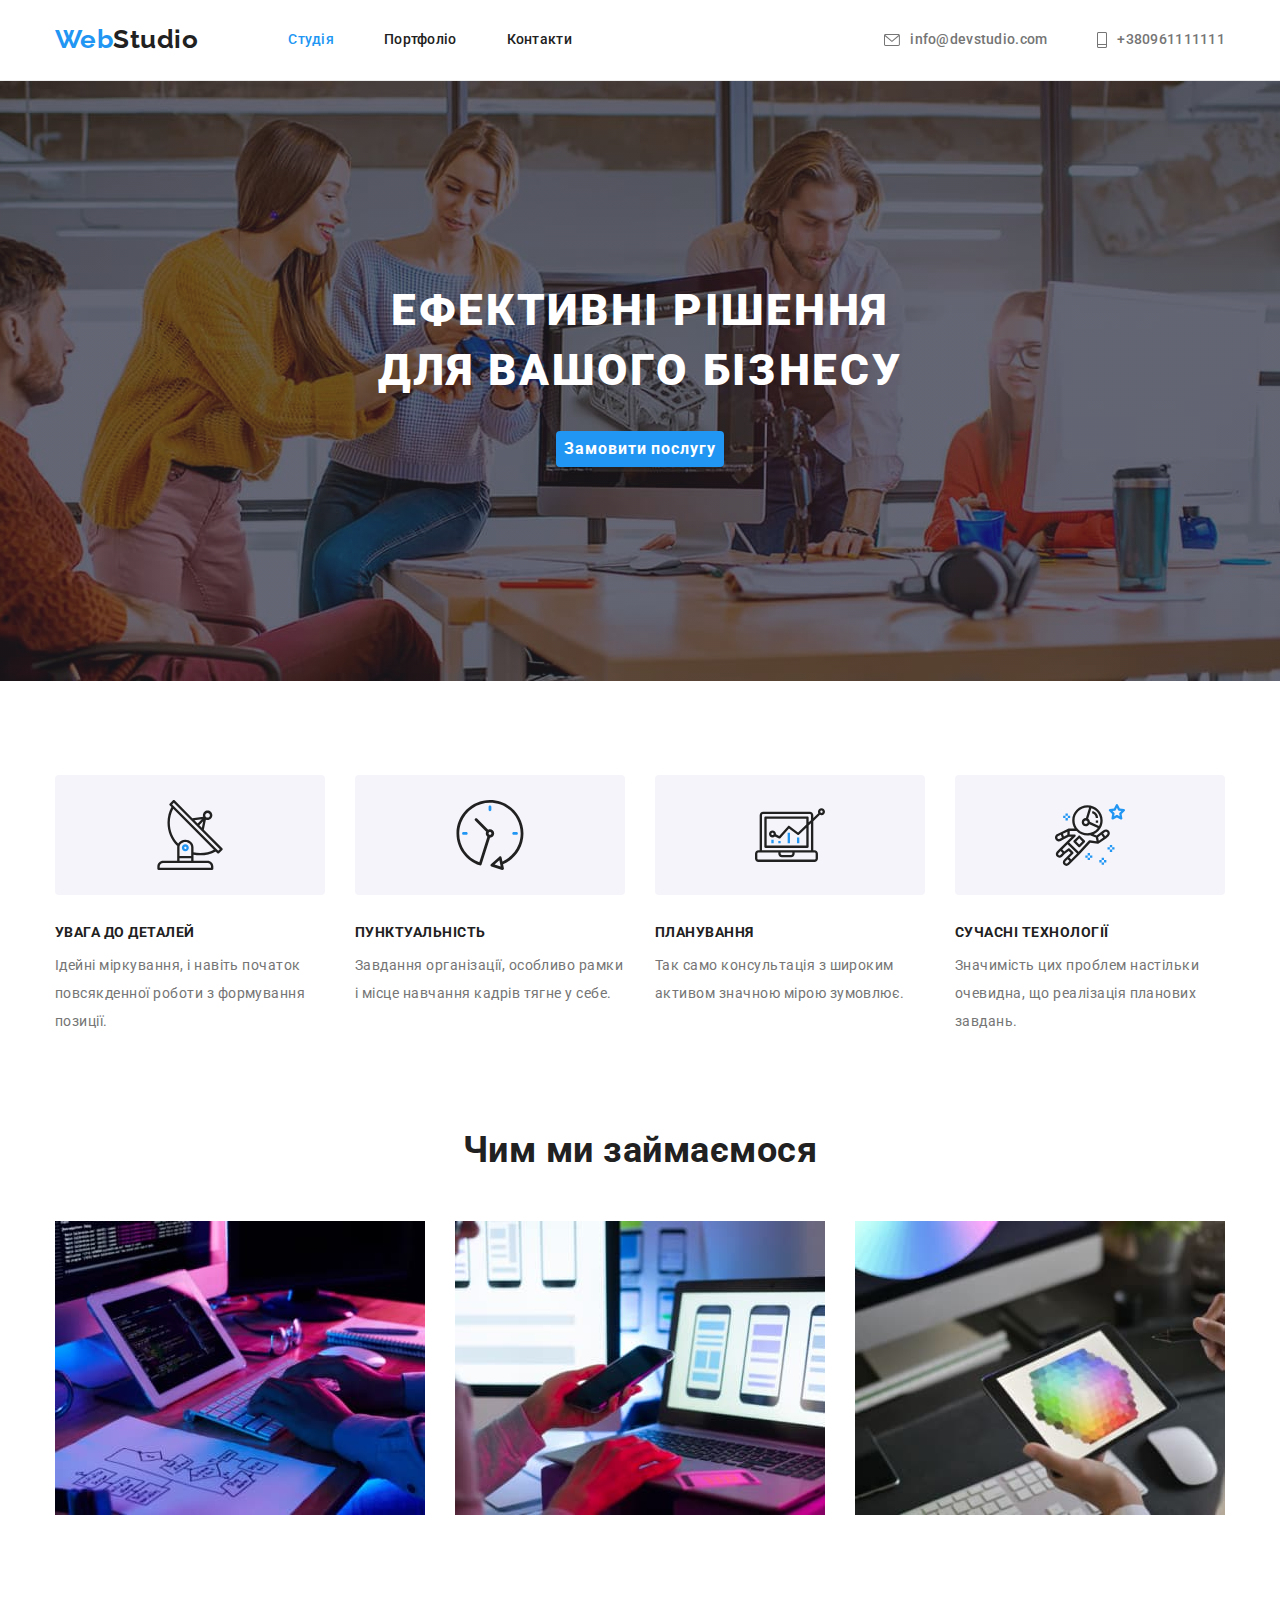
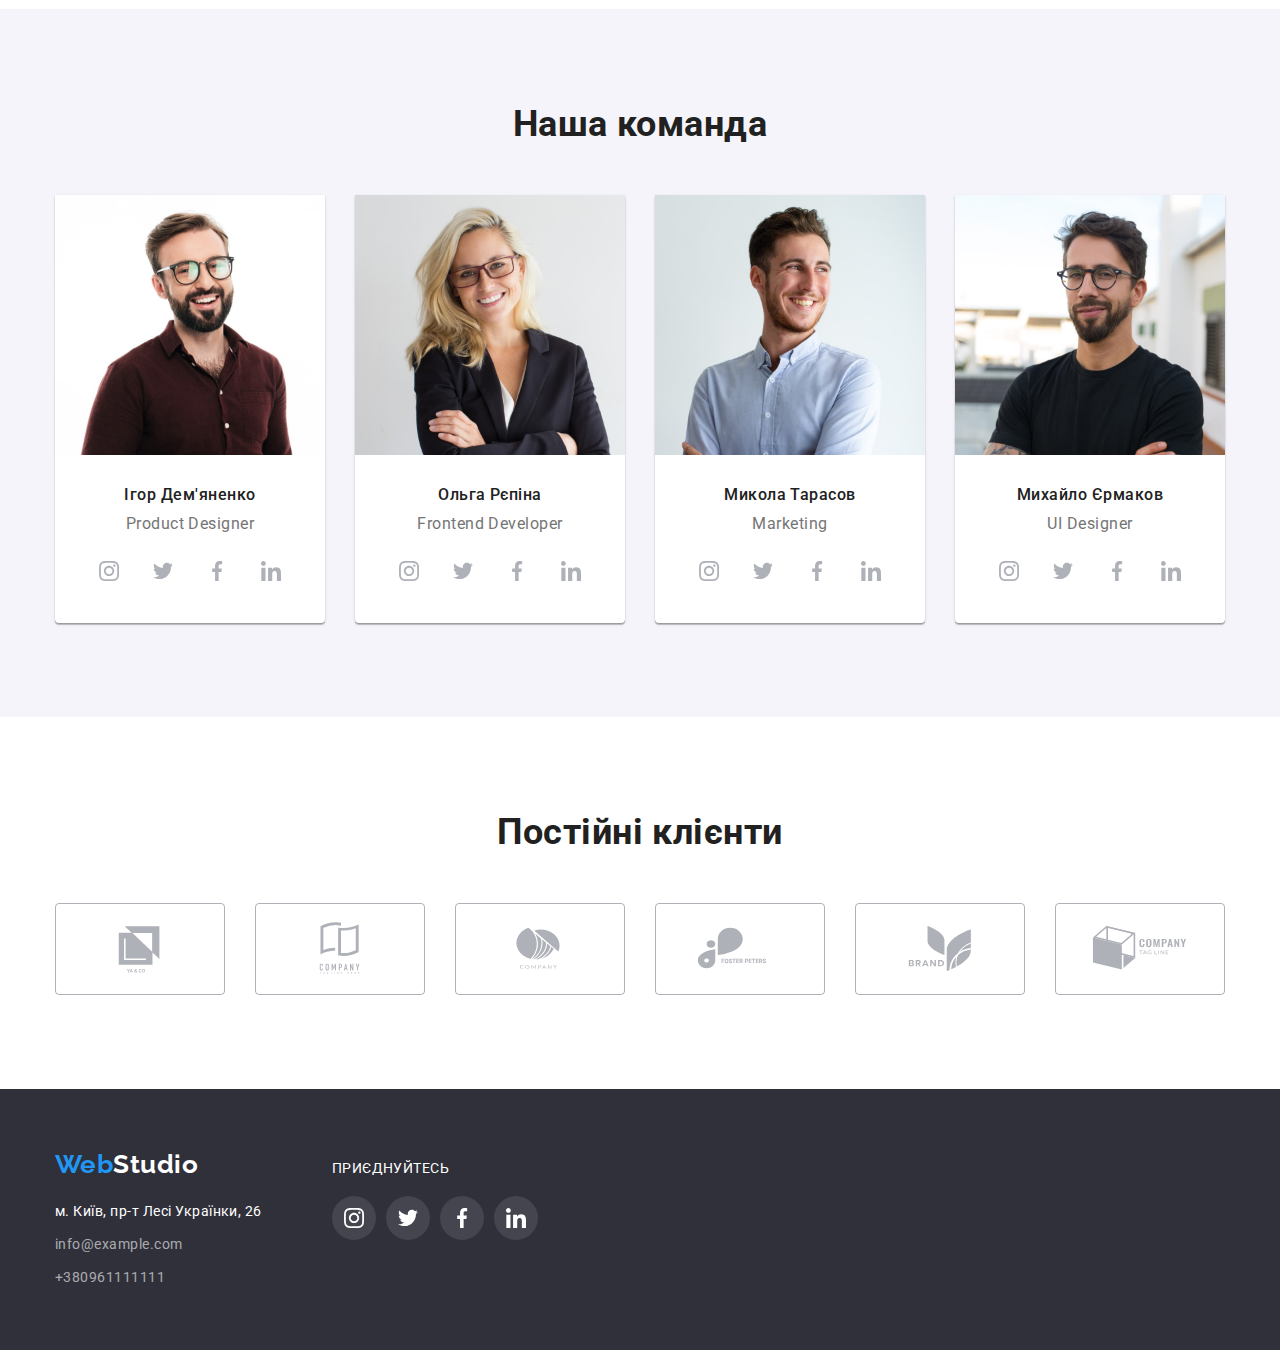
<file: index.html>
<!doctype html>
<html lang="ua">
  <head class="head">
    <meta charset="UTF-8">
    <meta http-equiv="X-UA-Compatible" content="IE=edge">
    <meta name="viewport" content="width=device-width, initial-scale=1.0">
    <title>WebStudio</title>
    <link rel="preconnect" href="https://fonts.googleapis.com">
    <link rel="preconnect" href="https://fonts.gstatic.com" crossorigin>
    <link href="https://fonts.googleapis.com/css2?family=Raleway:wght@700&family=Roboto:wght@400;500;700;900&display=swap"
      rel="stylesheet">
    <link rel="stylesheet" href="./css/modern-normalize.css">
    <link rel="stylesheet" href="./css/styles.css">
  </head>
  <body class="body">
 
    <!---Шапка сайта-->
    <header class="header">
      <div class="container main-nav">
        <nav class="nav">
          <a href="/" class="logo"> <span class="logo-accent">Web</span>Studio</a>
          <ul class="site-nav">
            <li class="site-nav-item">
              <a href="./index.html" class="site-nav-link link current">Студія</a>
            </li>
            <li class="site-nav-item">
              <a href="./portfolio.html" class="site-nav-link">Портфоліо</a>
            </li>
            <li class="site-nav-item"><a href="" class="site-nav-link">Контакти</a></li>
          </ul>
        </nav>
        <ul class="auth-nav">
          <li class="auth-nav-item">
            <a href="mailto:info@devstudio.com" class="auth-nav-link">
              <svg class="icon-envelope" width="16" height="12">
  <use href="./images/icons.svg#icon-envelope"></use>
</svg> info@devstudio.com</a>
          </li>
          <li class="auth-nav-item">
            <a href="tel:+380961111111" class="auth-nav-link">
              <svg  class="icon-phone" width="10" height="16">
  <use href="./images/icons.svg#icon-phone"></use>
</svg> +380961111111</a>
          </li>
        </ul>
      </div>
    </header>

    <main>
 
      <!-- Герой -->
          <section class="hero section"> <div class="container"> 
        <h1 class="hero-title">
          ЕФЕКТИВНІ РІШЕННЯ <br />
          ДЛЯ ВАШОГО БІЗНЕСУ
        </h1>
        <button type="button" class="hero-button">Замовити послугу</button>
      </div>
</section>
      <!-- Наші переваги -->
     <section class="section"> <div class="container"> 
        <h2 class="sectionn-title visually-hidden">Наші переваги</h2>
        <ul class="feature">
          <li class="feature-item icon-antenna">
            <div class="thumb"> <svg class="icon" width="70" height="70">
              <use href="./images/icons.svg#icon-antenna"></use>
            </svg>
</div>
            <h3 class="feature-title">Увага до деталей</h3>
<p class="feature-text">Ідейні міркування, і навіть початок повсякденної роботи з
              формування позиції.</p> 
          </li>
          <li class="feature-item icon-clock">
                        <div class="thumb">            <svg class="icon-antenna" width="70" height="70">
              <use href="./images/icons.svg#icon-clock"></use>
            </svg>
</div>
            <h3 class="feature-title">Пунктуальність</h3>
<p class="feature-text">Завдання організації, особливо рамки і місце навчання кадрів
              тягне у себе.</p> 
          </li>
          <li class="feature-item icon-notebook">
            <div class="thumb">            <svg class="icon-antenna" width="70" height="70">
              <use href="./images/icons.svg#icon-diagram"></use>
            </svg>
</div>
            <h3 class="feature-title">Планування</h3>
<p class="feature-text">Так само консультація з широким активом значною мірою
              зумовлює.</p> 
          </li>
          <li class="feature-item icon-astronaut">
            <div class="thumb">            <svg class="icon" width="70" height="70">
              <use href="./images/icons.svg#icon-astronaut"></use>
            </svg>
</div>
            <h3 class="feature-title">Сучасні технології</h3>
<p class="feature-text">Значимість цих проблем настільки очевидна, що реалізація планових
              завдань.</p> 
          </li>
        </ul>
      </div> </section>
 
      <!-- Чим ми займаємося -->
      <section class="section works-section">
                <div class="container">
        <h2 class="section-title">Чим ми займаємося</h2>
                    <ul class="list works">
                        <li class="item">
                            <img src="./images/img1.jpeg" alt="верстка сайту" width="370" />
                        </li>
                        <li class="item">
                            <img src="./images/img2.jpeg" alt="адаптація сайту" width="370" />
                        </li>
                        <li class="item">
                            <img src="./images/img3.jpeg" alt="вибір оформлення" width="370" />
                        </li>
                    </ul>
                    </section>
        </div>

        <!-- Наша команда -->
             <section class="section team"> <div class="container"> 
        <h2 class="section-title">Наша команда</h2>
        <ul class="list-team">
            <li class="team-item">
                <img src="./images/img4.jpeg" alt="член команди" width="270" class="img-team"/>
                <div class="team-text"><h3 class="team-member">Ігор Дем'яненко</h3>
                <p class="position">Product Designer</p>
                <ul class="socialnets">
                  <li class="socialnet-item"><a class="socialnet-link" href="">
                    <svg class="icon" width="20" height="20">
                      <use href="./images/icons.svg#icon-instagram"></use>
                    </svg>
                  </a></li>
                  <li class="socialnet-item"><a class="socialnet-link" href="">
                    <svg class="icon" width="20" height="20">
                      <use href="./images/icons.svg#icon-twitter"></use>
                    </svg>
                  </a></li>
                  <li class="socialnet-item"><a class="socialnet-link" href="">
                      <svg class="icon" width="20" height="20">
                      <use href="./images/icons.svg#icon-facebook"></use>
                    </svg>
                  </a></li>
                  <li class="socialnet-item"><a class="socialnet-link" href="">
                    <svg class="icon" width="20" height="20">
                      <use href="./images/icons.svg#icon-linkedin"></use>
                    </svg>
                  </a></li>
                </ul></div>
              
            </li>
            <li class="team-item">
                <img src="./images/img5.jpeg" alt="член команди" width="270" class="img-team"/>
                <div class="team-text"><h3 class="team-member">Ольга Рєпіна</h3>
                <p class="position">Frontend Developer</p>
                <ul class="socialnets">
                  <li class="socialnet-item"><a class="socialnet-link" href="">
                    <svg class="icon" width="20" height="20">
                      <use href="./images/icons.svg#icon-instagram"></use>
                    </svg>
                  </a></li>
                  <li class="socialnet-item"><a class="socialnet-link" href="">
                    <svg class="icon" width="20" height="20">
                      <use href="./images/icons.svg#icon-twitter"></use>
                    </svg>
                  </a></li>
                  <li class="socialnet-item"><a class="socialnet-link" href="">
                      <svg class="icon" width="20" height="20">
                      <use href="./images/icons.svg#icon-facebook"></use>
                    </svg>
                  </a></li>
                  <li class="socialnet-item"><a class="socialnet-link" href="">
                    <svg class="icon" width="20" height="20">
                      <use href="./images/icons.svg#icon-linkedin"></use>
                    </svg>
                  </a></li>
                </ul></div>
            </li>
            <li class="team-item">
                <img src="./images/img6.jpeg" alt="член команди" width="270" class="img-team"/>
                <div class="team-text"><h3 class="team-member">Микола Тарасов</h3>
                <p class="position">Marketing</p>
                <ul class="socialnets">
                  <li class="socialnet-item"><a class="socialnet-link" href="">
                    <svg class="icon" width="20" height="20">
                      <use href="./images/icons.svg#icon-instagram"></use>
                    </svg>
                  </a></li>
                  <li class="socialnet-item"><a class="socialnet-link" href="">
                    <svg class="icon" width="20" height="20">
                      <use href="./images/icons.svg#icon-twitter"></use>
                    </svg>
                  </a></li>
                  <li class="socialnet-item"><a class="socialnet-link" href="">
                      <svg class="icon" width="20" height="20">
                      <use href="./images/icons.svg#icon-facebook"></use>
                    </svg>
                  </a></li>
                  <li class="socialnet-item"><a class="socialnet-link" href="">
                    <svg class="icon" width="20" height="20">
                      <use href="./images/icons.svg#icon-linkedin"></use>
                    </svg>
                  </a></li>
                </ul></div>
            </li>
            <li class="team-item">
                <img src="./images/img7.jpeg" alt="член команди" width="270" class="img-team"/>
                <div class="team-text"><h3 class="team-member">Михайло Єрмаков</h3>
                <p class="position">UI Designer</p>
                <ul class="socialnets">
                  <li class="socialnet-item"><a class="socialnet-link" href="">
                    <svg class="icon" width="20" height="20">
                      <use href="./images/icons.svg#icon-instagram"></use>
                    </svg>
                  </a></li>
                  <li class="socialnet-item"><a class="socialnet-link" href="">
                    <svg class="icon" width="20" height="20">
                      <use href="./images/icons.svg#icon-twitter"></use>
                    </svg>
                  </a></li>
                  <li class="socialnet-item"><a class="socialnet-link" href="">
                      <svg class="icon" width="20" height="20">
                      <use href="./images/icons.svg#icon-facebook"></use>
                    </svg>
                  </a></li>
                  <li class="socialnet-item"><a class="socialnet-link" href="">
                    <svg class="icon" width="20" height="20">
                      <use href="./images/icons.svg#icon-linkedin"></use>
                    </svg>
                  </a></li>
                </ul>
            </li></div>
        </ul>
      </div> </section>
    </main>

    <!-- Клієнти -->
    <section class="section clients">
      <div class="container">
        <h2 class="section-title">Постійні клієнти</h2>
        <ul class="list-clients">
          <li class="item-client"><a class="link-client"  href=""><svg class="icon-client" width="106" height="60"><use href="./images/icons.svg#icon-LogoCompany1"> </use> </svg></a></li>
          <li class="item-client"><a class="link-client" href=""><svg class="icon-client" width="106" height="60"><use href="./images/icons.svg#icon-LogoCompany2"> </use> </svg></a></li>
          <li class="item-client"><a class="link-client" href=""><svg class="icon-client" width="106" height="60"><use href="./images/icons.svg#icon-LogoCompany3"> </use> </svg></a></li>
          <li class="item-client"><a class="link-client" href=""><svg class="icon-client" width="106" height="60"><use href="./images/icons.svg#icon-LogoCompany4"> </use> </svg></a></li>
          <li class="item-client"><a class="link-client" href=""><svg class="icon-client" width="106" height="60"><use href="./images/icons.svg#icon-LogoCompany5"> </use> </svg></a></li>
          <li class="item-client"><a class="link-client" href=""><svg class="icon-client" width="106" height="60"><use href="./images/icons.svg#icon-LogoCompany6"> </use> </svg></a></li>
        </ul>
      </div>
    </section>
 
    <!-- Футер -->
          <footer class="footer"> <div class="container container-footer">
           <div class="container-adress">
              <a class="logo-footer link" href=""> <span class="logo-accent">Web</span>Studio</a>
<address class="address">
  <ul class="list-footer">
    <li class="item-footer"> <a class="map link" href="https://goo.gl/maps/qB4iPWVN4ftwvtJb9" target="_blank"
        rel="noopener noreferrer"> м. Київ, пр-т Лесі Українки, 26</a></li>
    <li class="item-footer-mail"><a href="mailto:info@example.com" class="footer-cont-link">info@example.com</a></li>
    <li class="item-footer-phone"><a href="tel:+380961111111" class="footer-cont-link">+380961111111</a></li>
  </ul>
</address> 
           </div>
<div class="socialnets-container">
  <p class="footer-text">приєднуйтесь</p>
  <ul class="list-netsfooter">
    <li class="item-netsfooter"><a class="link-netsfooter" href=""><svg class="icon-footer" width="20" height="20">
                      <use href="./images/icons.svg#icon-instagram"></use>
                    </svg></a></li>
    <li class="item-netsfooter"><a class="link-netsfooter" href=""><svg class="icon-footer" width="20" height="20">
                      <use href="./images/icons.svg#icon-twitter"></use>
                    </svg></a></li>
    <li class="item-netsfooter"><a class="link-netsfooter" href=""><svg class="icon-footer" width="20" height="20">
                      <use href="./images/icons.svg#icon-facebook"></use>
                    </svg></a></li>
    <li class="item-netsfooter"><a class="link-netsfooter" href=""><svg class="icon-footer" width="20" height="20">
                      <use href="./images/icons.svg#icon-linkedin"></use>
                    </svg></a></li>
  </ul>
</div>
</div>
          </footer>

  </body>
</html>
</file>
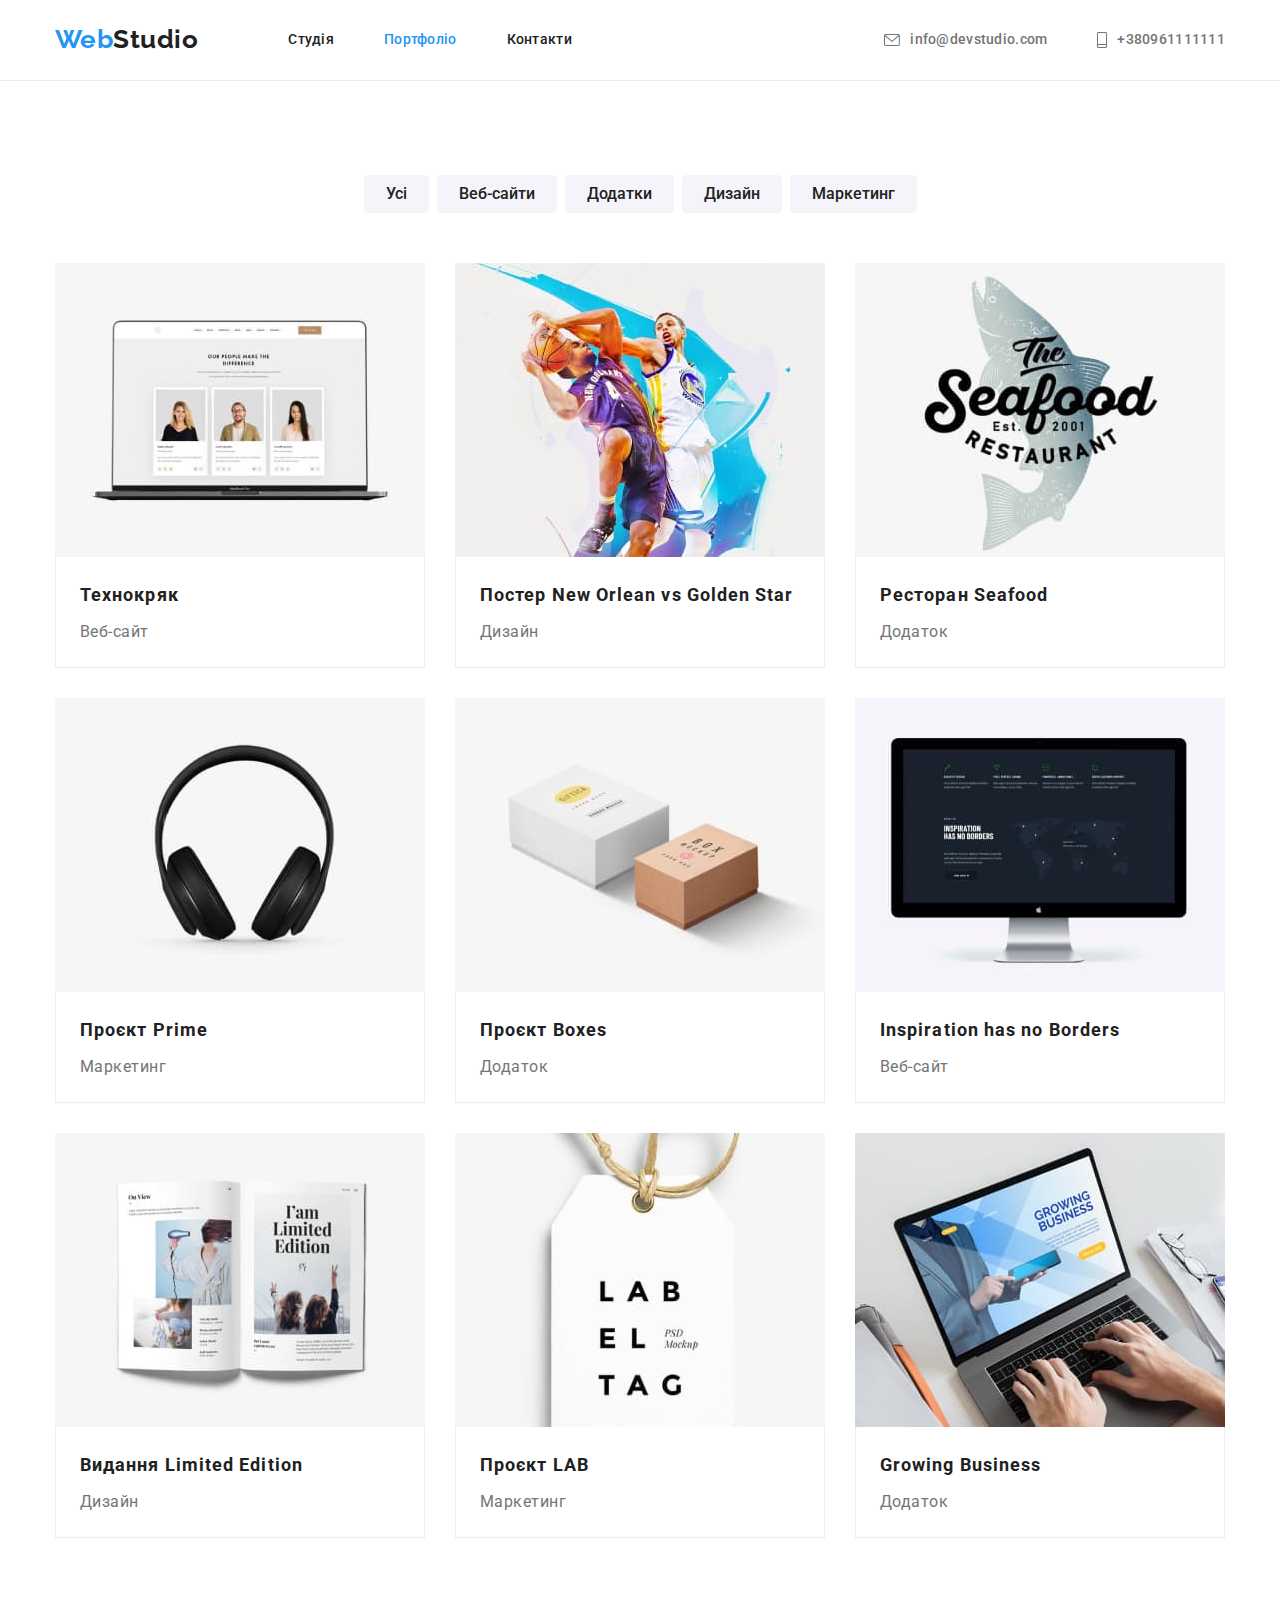
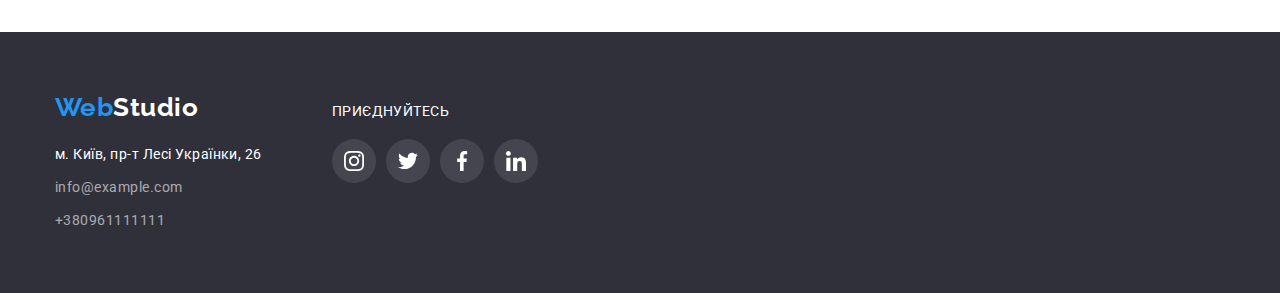
<file: portfolio.html>
<!DOCTYPE html>
<html lang="ua">
  <head class="head">
    <meta charset="UTF-8" />
    <meta http-equiv="X-UA-Compatible" content="IE=edge" />
    <meta name="viewport" content="width=device-width, initial-scale=1.0" />
    <title>Portfolio</title>
    <link rel="preconnect" href="https://fonts.googleapis.com" />
    <link rel="preconnect" href="https://fonts.gstatic.com" crossorigin />
    <link
      href="https://fonts.googleapis.com/css2?family=Raleway:wght@700&family=Roboto:wght@400;500;700;900&display=swap"
      rel="stylesheet"
    />
    <link rel="stylesheet" href="./css/modern-normalize.css" />
    <link rel="stylesheet" href="./css/styles.css" />
  </head>

  <body class="body">
    <!---Шапка сайту-->
    <header class="header">
      <div class="container main-nav">
        <nav class="nav">
          <a href="/" class="logo">
            <span class="logo-accent">Web</span>Studio</a
          >
          <ul class="site-nav">
            <li class="site-nav-item">
              <a href="./index.html" class="site-nav-link">Студія</a>
            </li>
            <li class="site-nav-item">
              <a href="./portfolio.html" class="site-nav-link link current"
                >Портфоліо</a
              >
            </li>
            <li class="site-nav-item">
              <a href="" class="site-nav-link">Контакти</a>
            </li>
          </ul>
        </nav>
        <ul class="auth-nav">
          <li class="auth-nav-item">
            <a href="mailto:info@devstudio.com" class="auth-nav-link">
              <svg class="icon-envelope" width="16" height="12">
                <use href="./images/icons.svg#icon-envelope"></use>
              </svg>
              info@devstudio.com</a
            >
          </li>
          <li class="auth-nav-item">
            <a href="tel:+380961111111" class="auth-nav-link">
              <svg class="icon-phone" width="10" height="16">
                <use href="./images/icons.svg#icon-phone"></use>
              </svg>
              +380961111111</a
            >
          </li>
        </ul>
      </div>
    </header>

    <!-- Main -->
    <main>
      <section class="section">
        <div class="container">
          <h1 class="visually-hidden">Проєкти</h1>
          <ul class="buttons-list">
            <li class="item-button">
              <button type="button" class="button secondary">Усі</button>
            </li>

            <li class="item-button">
              <button type="button" class="button secondary">Веб-сайти</button>
            </li>

            <li class="item-button">
              <button type="button" class="button secondary">Додатки</button>
            </li>

            <li class="item-button">
              <button type="button" class="button secondary">Дизайн</button>
            </li>

            <li class="item-button">
              <button type="button" class="button secondary">Маркетинг</button>
            </li>
          </ul>

          <ul class="project-list list">
            <li class="item-project">
              <a href="" class="link-project"
                ><img src="./images/img-8.jpeg" alt="Веб-сайт" width="370" />
                <div class="title-item">
                  <h2 class="project-title">Технокряк</h2>
                  <p class="project">Веб-сайт</p>
                </div>
              </a>
            </li>

            <li class="item-project">
              <a href="" class="link-project"
                ><img
                  src="./images/img-9.jpeg"
                  alt="Дизайн-макет"
                  width="370"
                />
                <div class="title-item">
                  <h2 class="project-title">
                    Постер New Orlean vs Golden Star
                  </h2>
                  <p class="project">Дизайн</p>
                </div>
              </a>
            </li>

            <li class="item-project">
              <a href="" class="link-project"
                ><img
                  src="./images/img-10.jpeg"
                  alt="Лого додатку ресторану"
                  width="370"
                />
                <div class="title-item">
                  <h2 class="project-title">Ресторан Seafood</h2>
                  <p class="project">Додаток</p>
                </div>
              </a>
            </li>

            <li class="item-project">
              <a href="" class="link-project"
                ><img src="./images/img-11.jpeg" alt="Навушники" width="370" />
                <div class="title-item">
                  <h2 class="project-title">Проєкт Prime</h2>
                  <p class="project">Маркетинг</p>
                </div>
              </a>
            </li>

            <li class="item-project">
              <a href="" class="link-project"
                ><img
                  src="./images/img-12.jpeg"
                  alt="Дві коробочки"
                  width="370"
                />
                <div class="title-item">
                  <h2 class="project-title">Проєкт Boxes</h2>
                  <p class="project">Додаток</p>
                </div>
              </a>
            </li>

            <li class="item-project">
              <a href="" class="link-project"
                ><img src="./images/img-13.jpeg" alt="Веб-сайт" width="370" />
                <div class="title-item">
                  <h2 class="project-title">Inspiration has no Borders</h2>
                  <p class="project">Веб-сайт</p>
                </div>
              </a>
            </li>

            <li class="item-project">
              <a href="" class="link-project"
                ><img src="./images/img-14.jpeg" alt="Журнал" width="370" />
                <div class="title-item">
                  <h2 class="project-title">Видання Limited Edition</h2>
                  <p class="project">Дизайн</p>
                </div>
              </a>
            </li>

            <li class="item-project">
              <a href="" class="link-project"
                ><img src="./images/img-15.jpeg" alt="Бейдж" width="370" />
                <div class="title-item">
                  <h2 class="project-title">Проєкт LAB</h2>
                  <p class="project">Маркетинг</p>
                </div>
              </a>
            </li>

            <li class="item-project">
              <a href="" class="link-project"
                ><img
                  src="./images/img-16.jpeg"
                  alt="Робота за ноутбуком"
                  width="370"
                />
                <div class="title-item">
                  <h2 class="project-title">Growing Business</h2>
                  <p class="project">Додаток</p>
                </div>
              </a>
            </li>
          </ul>
        </div>
      </section>
    </main>

    <!-- Футер -->
    <footer class="footer">
      <div class="container container-footer">
        <div class="container-adress">
          <a class="logo-footer link" href="">
            <span class="logo-accent">Web</span>Studio</a
          >
          <address class="address">
            <ul class="list-footer">
              <li class="item-footer">
                <a
                  class="map link"
                  href="https://goo.gl/maps/qB4iPWVN4ftwvtJb9"
                  target="_blank"
                  rel="noopener noreferrer"
                >
                  м. Київ, пр-т Лесі Українки, 26</a
                >
              </li>
              <li class="item-footer-mail">
                <a href="mailto:info@example.com" class="footer-cont-link"
                  >info@example.com</a
                >
              </li>
              <li class="item-footer-phone">
                <a href="tel:+380961111111" class="footer-cont-link"
                  >+380961111111</a
                >
              </li>
            </ul>
          </address>
        </div>
        <div class="socialnets-container">
          <p class="footer-text">приєднуйтесь</p>
          <ul class="list-netsfooter">
            <li class="item-netsfooter">
              <a class="link-netsfooter" href=""
                ><svg class="icon-footer" width="20" height="20">
                  <use href="./images/icons.svg#icon-instagram"></use></svg
              ></a>
            </li>
            <li class="item-netsfooter">
              <a class="link-netsfooter" href=""
                ><svg class="icon-footer" width="20" height="20">
                  <use href="./images/icons.svg#icon-twitter"></use></svg
              ></a>
            </li>
            <li class="item-netsfooter">
              <a class="link-netsfooter" href=""
                ><svg class="icon-footer" width="20" height="20">
                  <use href="./images/icons.svg#icon-facebook"></use></svg
              ></a>
            </li>
            <li class="item-netsfooter">
              <a class="link-netsfooter" href=""
                ><svg class="icon-footer" width="20" height="20">
                  <use href="./images/icons.svg#icon-linkedin"></use></svg
              ></a>
            </li>
          </ul>
        </div>
      </div>
    </footer>
  </body>
</html>
</file>
<file: css/styles.css>
:root {
  --primary-padding: 94px;

  --primary-text-color: #757575;
  --title-text-color: #212121;
  --accent-color: #2196f3;
  --primary-white-color: #ffffff;
}

.body {
  background-color: var(--primary-white-color);
  color: var(--primary-text-color);
  font-family: roboto, sans-serif;
  letter-spacing: 0.03em;
}

.item {
  list-style: none;
}

/* Utility */
p,
ul,
h1,
h2,
h3,
h4,
h5,
h6 {
  margin: 0;
}

ul {
  list-style: none;
  padding: 0;
}

.section {
  padding-top: 94px;
  padding-bottom: 94px;
}

.list {
  padding: 0;
  margin: 0;
  list-style: none;
}

.button {
  cursor: pointer;
}

.container {
  margin-left: auto;
  margin-right: auto;
  width: 1200px;
  padding-left: 15px;
  padding-right: 15px;
}

img {
  display: block;
  max-width: 100%;
  height: auto;
}

*,
*::before,
*::after {
  box-sizing: border-box;
}

/* Header Logo */
.header {
  border-bottom: 1px solid #ececec;
}

.logo {
  display: flex;
  margin-right: 90px;
  color: var(--title-text-color);
  font-family: raleway, sans-serif;
  font-weight: 700;
  font-size: 26px;
  line-height: 1.19;
  text-decoration: none;
}
.logo-accent {
  color: var(--accent-color);
}

/* nav */
.nav {
  display: flex;
}

/* Site nav */
.site-nav {
  display: flex;
  margin-right: auto;
}
.site-nav-item:not(:last-child) {
  margin-right: 50px;
}

.site-nav-link,
.auth-nav-link {
  display: block;
  padding-top: 32px;
  padding-bottom: 32px;

  letter-spacing: 0.02em;
  font-family: Roboto;
  font-style: normal;
  font-weight: 500;
  font-size: 14px;
  line-height: 1.14;
  text-decoration: none;
}

.site-nav-link {
  color: var(--title-text-color);
}

.auth-nav-link {
  display: flex;
  align-items: center;
  color: var(--primary-text-color);
}

.site-nav-link:hover,
.auth-nav-link:hover,
.site-nav-link:focus,
.auth-nav-link:focus {
  color: var(--accent-color);
}

/* Auth nav */
.auth-nav {
  display: flex;
  justify-content: center;
}

.auth-nav-item:not(:last-child) {
  margin-right: 50px;
}

.auth-nav-item {
  display: flex;
}

.icon-phone,
.icon-envelope {
  margin-right: 10px;

  fill: currentColor;
}

/* Container main-nav */
.main-nav,
.nav {
  align-items: center;
  display: flex;
}
.main-nav {
  justify-content: space-between;
}

.section-title {
  color: var(--title-text-color);
  font-weight: 700;
  font-size: 36px;
  line-height: 1.17;
  text-align: center;
}

.site-nav .link.current {
  color: var(--accent-color);
}

/* Hero */
.hero {
  max-width: 1600px;
  height: 600px;
  margin-left: auto;
  margin-right: auto;
  background-color: #2f303a;
  background-image: linear-gradient(rgba(47, 48, 58, 0.4), rgba(47, 48, 58, 0.4)),
    url('../images/img-17.jpeg');
  background-position: center;
  background-size: cover;
  background-repeat: no-repeat;

  padding: 200px 0;
  text-align: center;
}

.hero-title {
  margin-bottom: 30px;

  color: var(--primary-white-color);
  font-weight: 900;
  font-size: 44px;
  line-height: 1.36;
  letter-spacing: 0.06em;
  text-transform: uppercase;
}

.hero-button {
  background-color: var(--accent-color);
  color: var(--primary-white-color);
  cursor: pointer;
  border-color: transparent;
  letter-spacing: 0.06em;
  box-shadow: 0px 4px 4px rgba(0, 0, 0, 0.15);
  border-radius: 4px;
  font-weight: 700;
  font-size: 16px;
  line-height: 1.88;
}

.hero-button:focus,
.hero-button:hover {
  background-color: #188ce8;
}

/* features */

.visually-hidden {
  position: absolute;
  white-space: nowrap;
  width: 1px;
  height: 1px;
  overflow: hidden;
  border: 0;
  padding: 0;
  clip: rect(0 0 0 0);
  clip-path: inset(50%);
  margin: -1px;
}

.feature {
  display: flex;
}

.thumb {
  display: flex;
  margin-bottom: 30px;
  height: 120px;
  align-items: center;
  justify-content: center;
  background-color: #f5f4fa;
  border-radius: 4px;
}

.feature-item {
  width: 270px;
  margin-right: 30px;
}

.feature-item:last-child {
  margin-right: 0;
}

.feature-title {
  margin-bottom: 10px;

  color: var(--title-text-color);
  font-weight: 700;
  font-size: 14px;
  line-height: 1.14;
  text-transform: uppercase;
}
.feature-text {
  color: var(--primary-text-color);
  font-size: 14px;
  line-height: 2;
}

/* What we do */
.works-section {
  padding-top: 0;
}

.section-title {
  margin-bottom: 50px;
}

.works {
  display: flex;
}

.works .item {
  width: 370px;
  margin-right: 30px;
}

.works .item:nth-child(3n) {
  margin-right: 0;
}

/*--- Our team ---*/

.team {
  width: 100%;
  background-color: #f5f4fa;
}

.section-title.team {
  padding-top: var(--primary-padding);
}

.list-team {
  display: flex;
}

.team-item {
  width: 270px;
  margin-right: 30px;

  box-shadow: 0px 1px 3px rgba(0, 0, 0, 0.12), 0px 1px 1px rgba(0, 0, 0, 0.14), 0px 2px 1px rgba(0, 0, 0, 0.2);
  border-radius: 0px 0px 4px 4px;
  background-color: #fff;
}

.team-item:last-child {
  margin-right: 0;
}

.team-text {
  padding-top: 30px;
  padding-bottom: 30px;
}

.team-member {
  margin-bottom: 10px;

  font-weight: 500;
  font-size: 16px;
  line-height: 1.19;
  text-align: center;
  color: var(--title-text-color);
}

.position {
  margin-bottom: 16px;
  font-size: 16px;
  line-height: 1.19;
  text-align: center;
}

.socialnets {
  display: flex;
  align-items: center;
  justify-content: center;
}

.socialnet-link {
  display: flex;
  width: 100%;
  height: 100%;
  align-items: center;
  justify-content: center;
  border-radius: 50%;

  color: #afb1b8;
  background-color: var(--primary-white-color);
}

.icon {
  fill: currentColor;
}

.socialnet-link:hover,
.socialnet-link:focus {
  background-color: var(--accent-color);
  color: var(--primary-white-color);
}

.icon:hover,
.icon:focus {
  fill: var(--primary-white-color);
}

.socialnet-item {
  width: 44px;
  height: 44px;
}

.socialnet-item + .socialnet-item {
  margin-left: 10px;
}

/* Our clients */

.list-clients {
  display: flex;
  align-items: center;
  justify-content: center;
}

.icon-client {
  fill: currentColor;
}

.link-client {
  display: flex;
  align-items: center;
  justify-content: center;
  width: 170px;
  height: 92px;
  border: 1px solid #afb1b8;
  border-radius: 4px;
  color: #afb1b8;
}

.link-client:hover,
.link-client:focus {
  border-color: var(--accent-color);
  color: var(--accent-color);
}

.item-client:not(:last-child) {
  margin-right: 30px;
}

/* Projects */
.buttons-list {
  display: block;
  display: flex;
  flex-wrap: wrap;
  justify-content: center;
  margin-bottom: 50px;
}

.item-button {
  margin-right: 8px;
}

.item-button:last-child {
  margin-right: 0;
}

.button.secondary {
  padding: 6px 22px;
  background-color: #f5f4fa;
  font-weight: 500;
  font-size: 16px;
  line-height: 1.63;
  border-radius: 4px;

  color: var(--title-text-color);
}

.button.secondary:hover,
.button.secondary:focus {
  background-color: var(--accent-color);
  color: var(--primary-white-color);
  box-shadow: 0px 3px 1px rgba(0, 0, 0, 0.1), 0px 1px 2px rgba(0, 0, 0, 0.08), 0px 2px 2px rgba(0, 0, 0, 0.12);
}

.button.secondary {
  cursor: pointer;
  border-radius: 4px;
  border: transparent;
}

.project-list .link-project {
  text-decoration: none;
}

.link-project {
  display: block;
}

.link-project:hover,
.link-project:focus {
  box-shadow: 0px 1px 1px rgba(0, 0, 0, 0.12), 0px 4px 4px rgba(0, 0, 0, 0.06),
    1px 4px 6px rgba(0, 0, 0, 0.16);
}

.project-list {
  display: flex;
  flex-wrap: wrap;
}

.title-item {
  padding: 20px 24px;
  border-right: 1px solid #eeeeee;
  border-bottom: 1px solid #eeeeee;
  border-left: 1px solid #eeeeee;
}

.item-project {
  margin-right: 30px;
  margin-bottom: 30px;
}

.item-project:nth-child(3n) {
  margin-right: 0;
}

.item-project:nth-last-child(-n + 3) {
  margin-bottom: var(--primary-margin-bottom);
}

.project-list h2 {
  color: var(--title-text-color);
  font-weight: 700;
  font-size: 18px;
  line-height: 2;
  letter-spacing: 0.06em;
}
.project {
  margin-top: 4px;
  color: var(--primary-text-color);
  font-size: 16px;
  line-height: 1.88;
}

/* footer */
.footer {
  padding: 60px 0;
  background-color: #2f303a;
  background-size: cover;
}

.container-footer {
  display: flex;
  align-items: baseline;
}

.container-adress {
  margin-right: 70px;
}

.logo-footer {
  margin-bottom: 20px;
  display: inline-block;
  color: var(--primary-white-color);
  text-decoration: none;
}

.logo-footer,
.logo-accent {
  font-family: Raleway;
  font-weight: 700;
  font-size: 26px;
  line-height: calc(31 / 26);
}

.map {
  margin-bottom: 9px;

  color: var(--primary-white-color);
  font-style: normal;
  font-size: 14px;
  line-height: 1.71;
  text-decoration: none;
}

.item-footer {
  margin-bottom: 9px;
}

.item-footer-mail {
  margin-bottom: 9px;
}

.footer-cont-link {
  text-decoration: none;
  color: rgba(255, 255, 255, 0.6);
  font-style: normal;
  font-size: 14px;
  line-height: 1.71;
}

.footer-text {
  margin-bottom: 20px;

  font-size: 14px;
  line-height: calc(16 / 14);
  letter-spacing: 0.03em;
  text-transform: uppercase;

  color: var(--primary-white-color);
}

.list-netsfooter {
  display: flex;
  align-items: center;
  justify-content: center;
}

.item-netsfooter {
  width: 44px;
  height: 44px;
  align-items: center;
  justify-content: center;

  background: rgba(255, 255, 255, 0.1);
  border-radius: 50%;
}

.item-netsfooter + .item-netsfooter {
  margin-left: 10px;
}

.link-netsfooter:focus,
.link-netsfooter:hover {
  background-color: var(--accent-color);
}

.link-netsfooter {
  display: flex;
  align-items: center;
  justify-content: center;
  width: 100%;
  height: 100%;
  border-radius: 50%;
}

.icon-footer {
  align-items: center;
  justify-content: center;

  fill: var(--primary-white-color);
}

/* основной цвет заголовков: #212121; */
/* основной цвет текста : #757575; */
/* белый : #FFFFFF */
/* акцент : #2196F3 */
/* фон футера : #2F303A */
/* вторичный цвет фона background: #F5F4FA;
 */ ;
</file>
